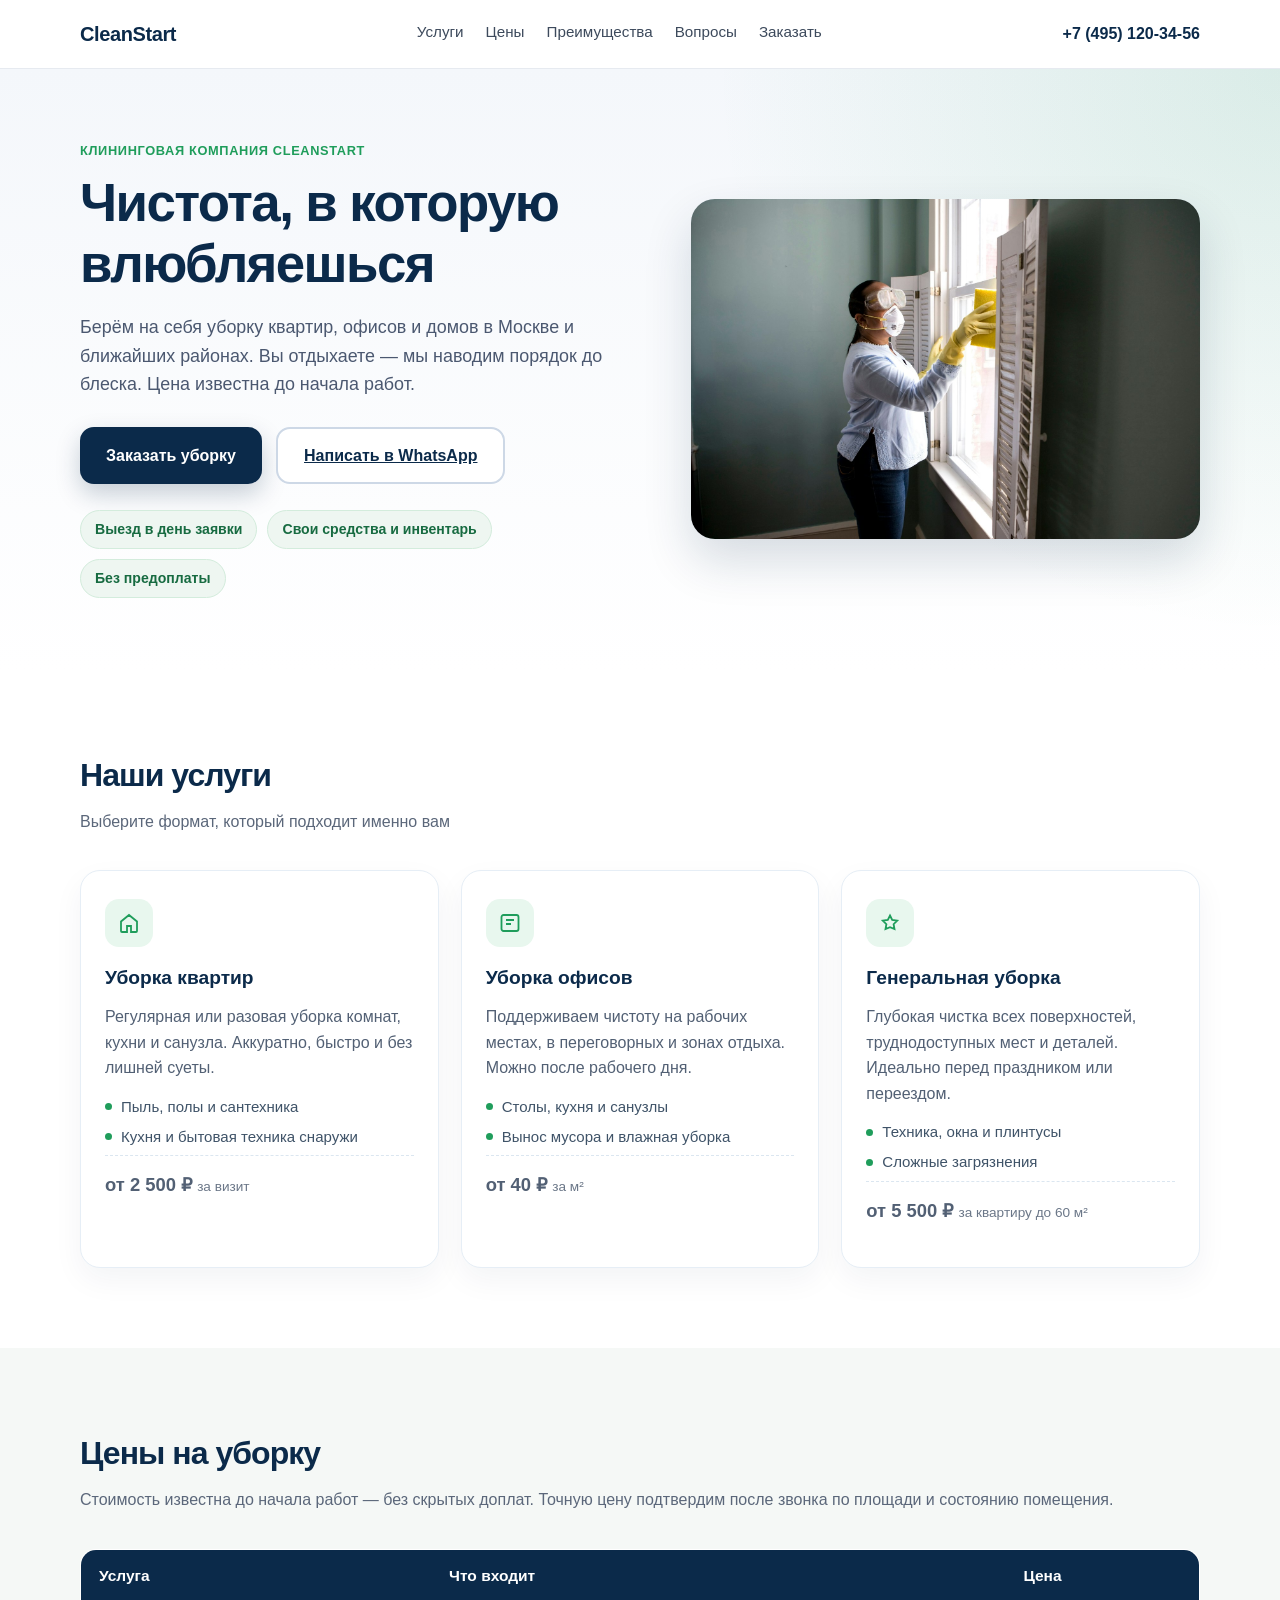
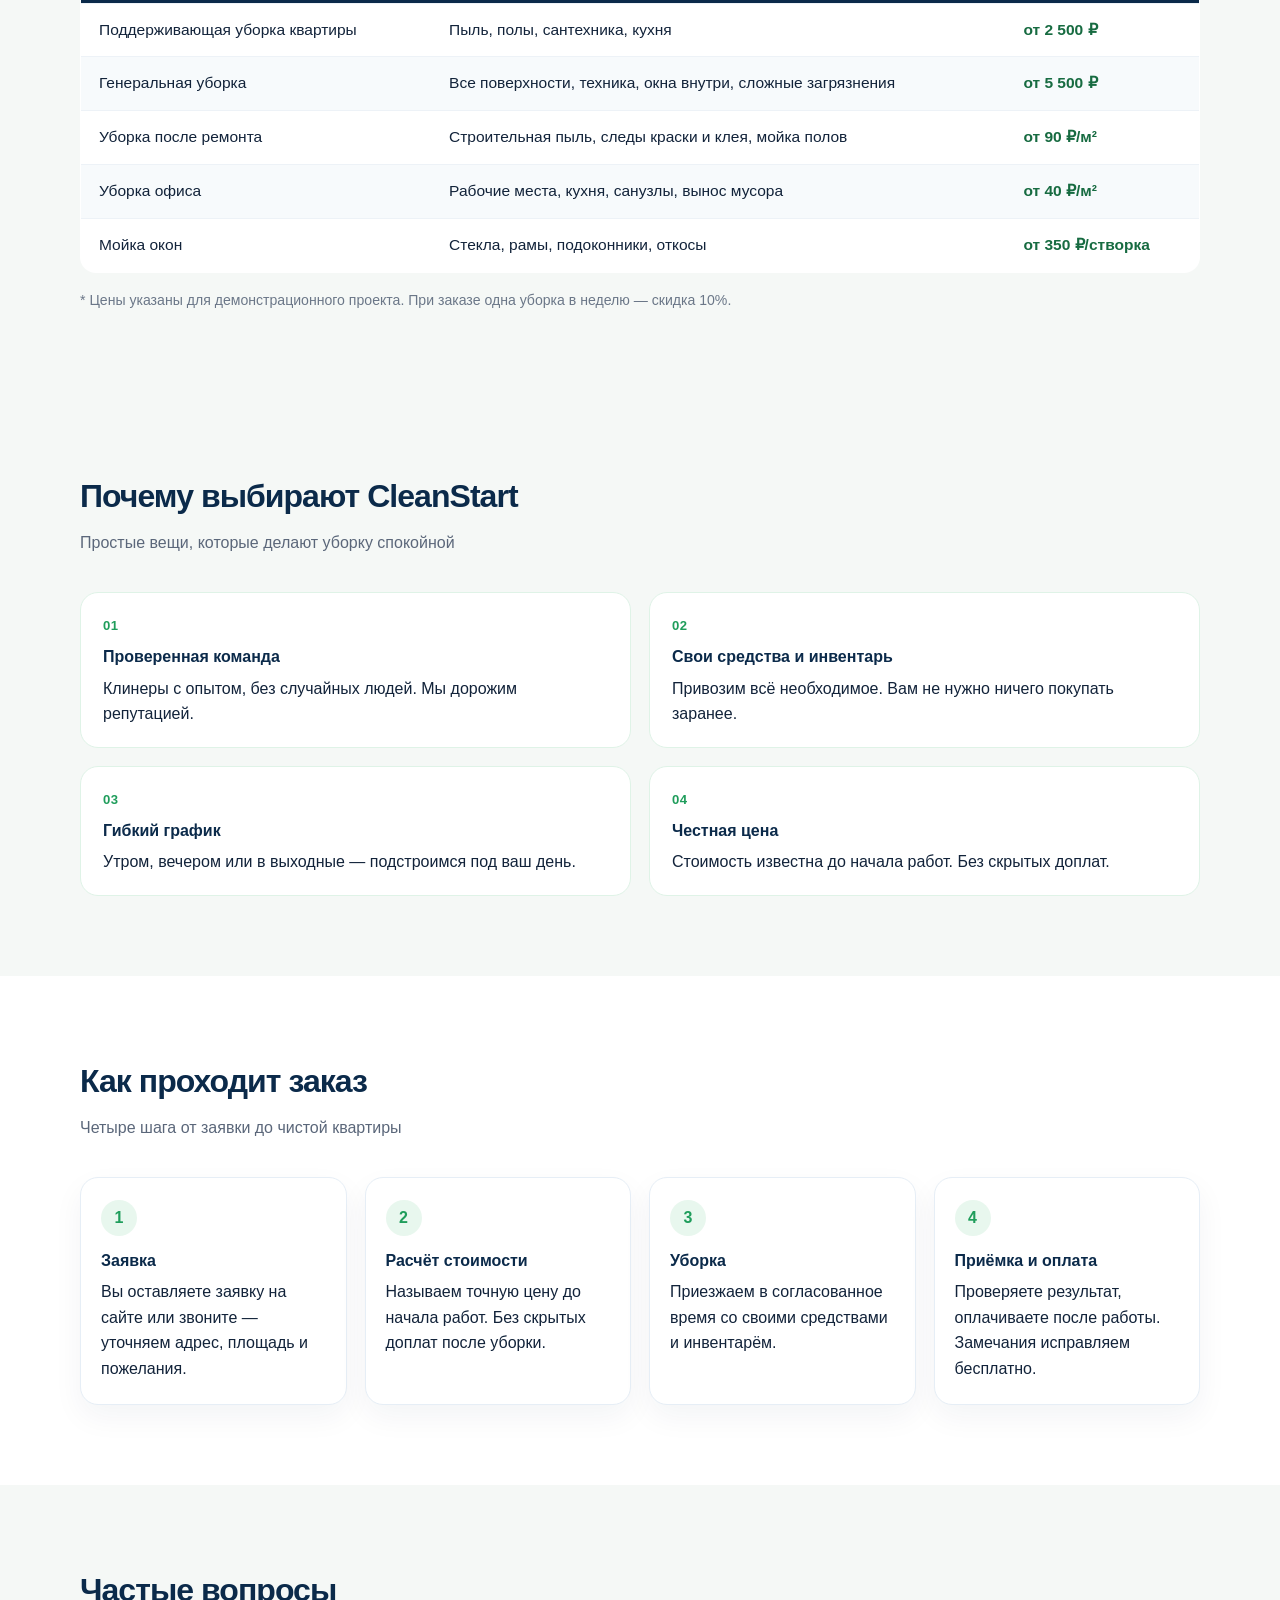
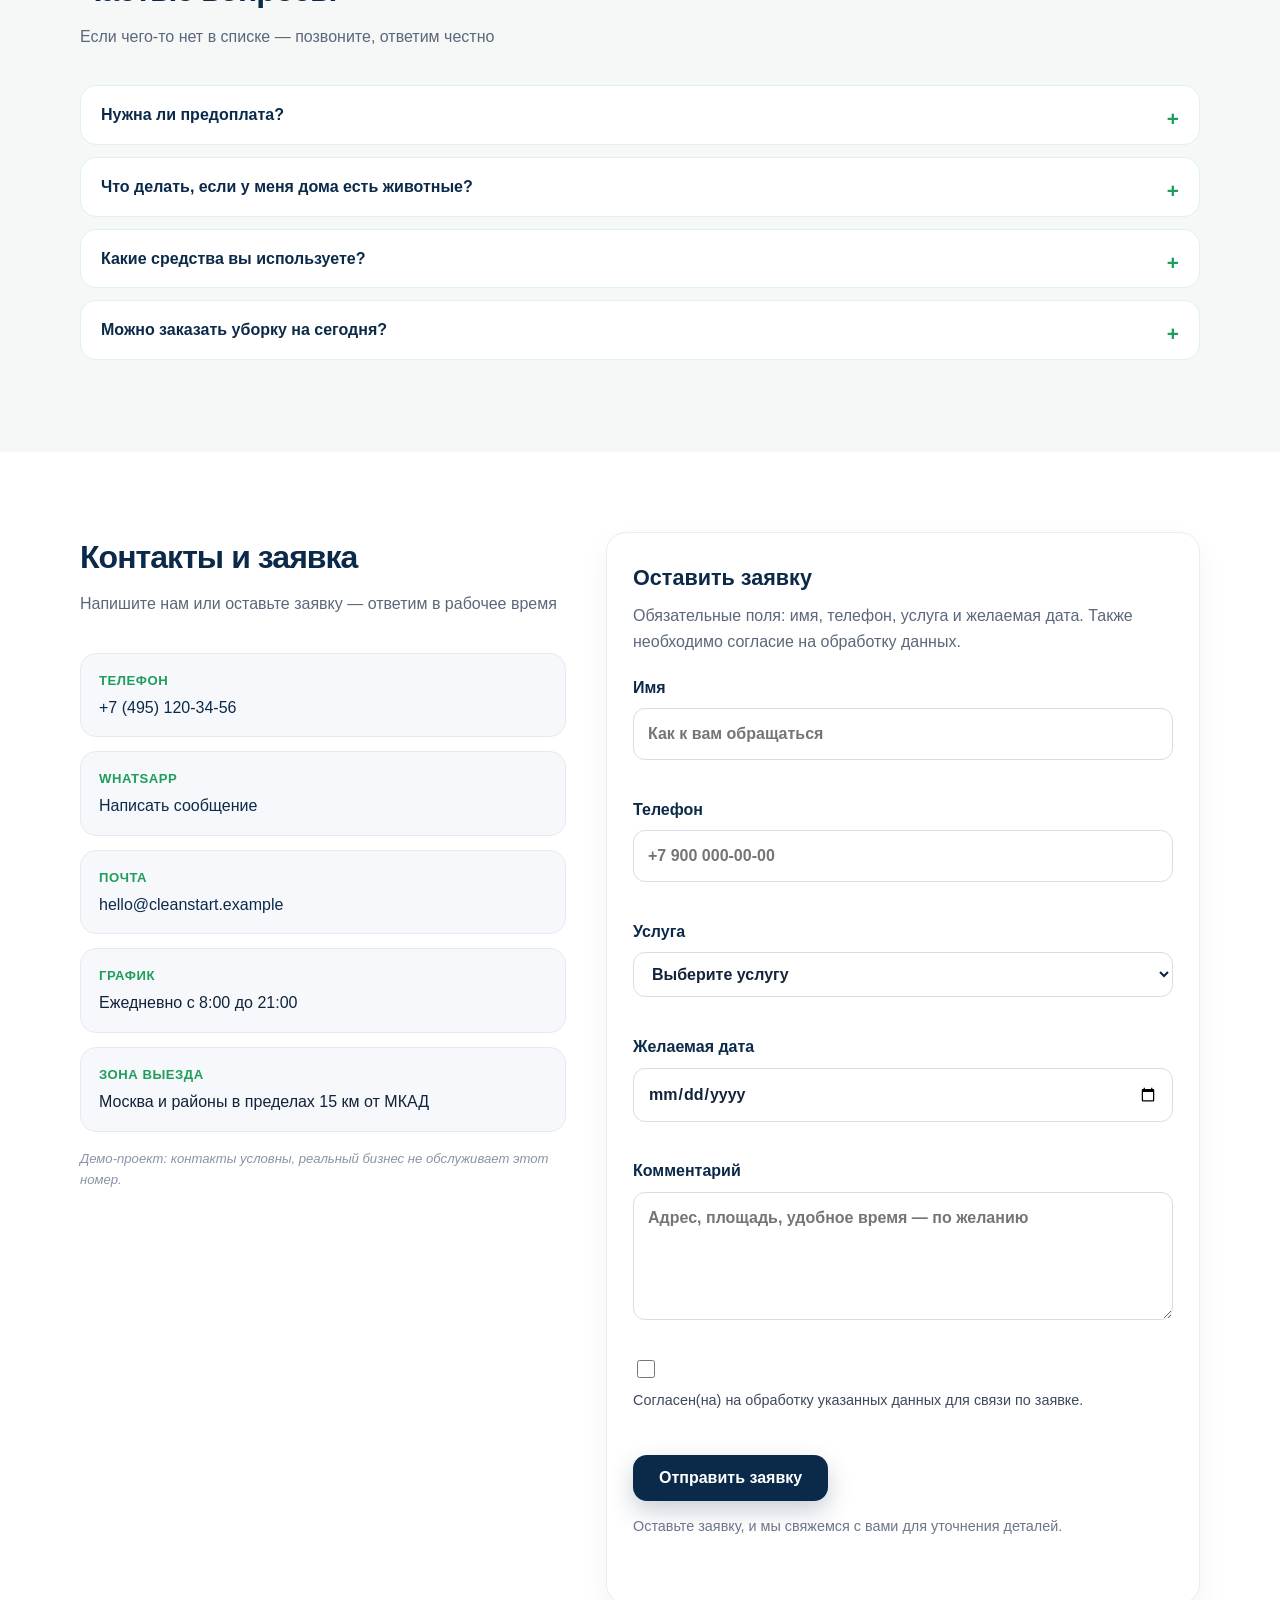
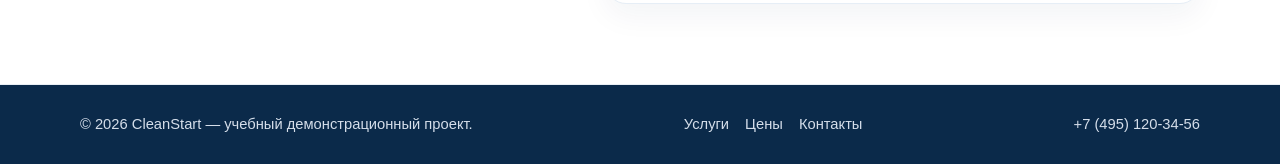
<file: index.html>
<!DOCTYPE html>
<html lang="ru">
<head>
  <meta charset="UTF-8">
  <meta name="viewport" content="width=device-width, initial-scale=1.0">
  <title>CleanStart — уборка квартир и офисов в Москве | Цены от 2500 ₽</title>
  <meta name="description" content="Клининговая компания CleanStart: регулярная и генеральная уборка квартир, офисов и домов в Москве и ближайших районах. Цена известна заранее, свои средства, гибкий график. Заявка на сайте или по телефону.">
  <meta name="robots" content="index, follow">
  <link rel="canonical" href="https://cleanstartdemo.netlify.app/">
  <link rel="icon" href="favicon.svg" type="image/svg+xml">
  <meta property="og:type" content="website">
  <meta property="og:site_name" content="CleanStart">
  <meta property="og:title" content="CleanStart — уборка квартир и офисов в Москве">
  <meta property="og:description" content="Регулярная и генеральная уборка. Цена известна до начала работ, без скрытых доплат. Заявка online.">
  <meta property="og:url" content="https://cleanstartdemo.netlify.app/">
  <meta property="og:image" content="https://cleanstartdemo.netlify.app/og-cover.svg">
  <meta name="twitter:card" content="summary_large_image">
  <meta name="theme-color" content="#0b2a4a">
  <link rel="preload" as="image" href="images/hero-cleaning.jpg">
  <link rel="stylesheet" href="style.css">
  <script type="application/ld+json">
  {
    "@context": "https://schema.org",
    "@type": "LocalBusiness",
    "name": "CleanStart (учебный демонстрационный проект)",
    "description": "Демо-сайт клининговой компании: уборка квартир, офисов и домов.",
    "image": "images/hero-cleaning.jpg",
    "url": "https://cleanstartdemo.netlify.app/",
    "address": {
      "@type": "PostalAddress",
      "addressLocality": "Москва",
      "addressCountry": "RU"
    },
    "openingHoursSpecification": {
      "@type": "OpeningHoursSpecification",
      "dayOfWeek": ["Monday","Tuesday","Wednesday","Thursday","Friday","Saturday","Sunday"],
      "opens": "08:00",
      "closes": "21:00"
    }
  }
  </script>
</head>
<body>
  <header class="header">
    <div class="container header-inner">
      <a class="logo" href="#top">CleanStart</a>
      <nav class="nav" aria-label="Основное меню">
        <a href="#services">Услуги</a>
        <a href="#pricing">Цены</a>
        <a href="#advantages">Преимущества</a>
        <a href="#faq">Вопросы</a>
        <a href="#order">Заказать</a>
      </nav>
      <a class="header-phone" href="tel:+74951203456">+7 (495) 120-34-56</a>
    </div>
  </header>

  <main id="top">
    <section class="hero">
      <div class="container hero-grid">
        <div class="hero-inner">
          <p class="hero-eyebrow">Клининговая компания CleanStart</p>
          <h1>Чистота, в которую влюбляешься</h1>
          <p class="hero-text">
            Берём на себя уборку квартир, офисов и домов в Москве и ближайших районах.
            Вы отдыхаете — мы наводим порядок до блеска. Цена известна до начала работ.
          </p>
          <div class="hero-actions">
            <button class="btn btn-primary" type="button" id="order-btn">
              Заказать уборку
            </button>
            <a class="btn btn-secondary" href="https://wa.me/79001234567?text=Здравствуйте!%20Хочу%20заказать%20уборку" rel="noopener" target="_blank">
              Написать в WhatsApp
            </a>
          </div>
          <ul class="hero-badges">
            <li>Выезд в день заявки</li>
            <li>Свои средства и инвентарь</li>
            <li>Без предоплаты</li>
          </ul>
        </div>
        <figure class="hero-photo">
          <img
            src="images/hero-cleaning.jpg"
            alt="Специалист по уборке протирает стеклянную поверхность"
            width="800"
            height="600"
          >
        </figure>
      </div>
    </section>

    <section class="section" id="services">
      <div class="container">
        <h2>Наши услуги</h2>
        <p class="section-lead">Выберите формат, который подходит именно вам</p>
        <div class="cards">
          <article class="card">
            <div class="card-icon" aria-hidden="true">
              <svg viewBox="0 0 24 24" fill="none" stroke="currentColor" stroke-width="1.8">
                <path d="M4 10.5 12 4l8 6.5V20a1 1 0 0 1-1 1h-5v-6H10v6H5a1 1 0 0 1-1-1v-9.5Z"/>
              </svg>
            </div>
            <h3>Уборка квартир</h3>
            <p>Регулярная или разовая уборка комнат, кухни и санузла. Аккуратно, быстро и без лишней суеты.</p>
            <ul class="card-list">
              <li>Пыль, полы и сантехника</li>
              <li>Кухня и бытовая техника снаружи</li>
            </ul>
            <p class="card-price">от 2 500 ₽ <span>за визит</span></p>
          </article>
          <article class="card">
            <div class="card-icon" aria-hidden="true">
              <svg viewBox="0 0 24 24" fill="none" stroke="currentColor" stroke-width="1.8">
                <rect x="3.5" y="4" width="17" height="16" rx="2"/>
                <path d="M8 9h8M8 13h5"/>
              </svg>
            </div>
            <h3>Уборка офисов</h3>
            <p>Поддерживаем чистоту на рабочих местах, в переговорных и зонах отдыха. Можно после рабочего дня.</p>
            <ul class="card-list">
              <li>Столы, кухня и санузлы</li>
              <li>Вынос мусора и влажная уборка</li>
            </ul>
            <p class="card-price">от 40 ₽ <span>за м²</span></p>
          </article>
          <article class="card">
            <div class="card-icon" aria-hidden="true">
              <svg viewBox="0 0 24 24" fill="none" stroke="currentColor" stroke-width="1.8">
                <path d="M12 4.5 14.2 9l5 .7-3.6 3.5.9 4.9L12 16.2 7.5 18.1l.9-4.9L4.8 9.7l5-.7L12 4.5Z"/>
              </svg>
            </div>
            <h3>Генеральная уборка</h3>
            <p>Глубокая чистка всех поверхностей, труднодоступных мест и деталей. Идеально перед праздником или переездом.</p>
            <ul class="card-list">
              <li>Техника, окна и плинтусы</li>
              <li>Сложные загрязнения</li>
            </ul>
            <p class="card-price">от 5 500 ₽ <span>за квартиру до 60 м²</span></p>
          </article>
        </div>
      </div>
    </section>

    <section class="section section-alt" id="pricing">
      <div class="container">
        <h2>Цены на уборку</h2>
        <p class="section-lead">Стоимость известна до начала работ — без скрытых доплат. Точную цену подтвердим после звонка по площади и состоянию помещения.</p>
        <div class="table-wrap">
          <table class="price-table">
            <caption class="visually-hidden">Прайс-лист клининговых услуг CleanStart</caption>
            <thead>
              <tr>
                <th scope="col">Услуга</th>
                <th scope="col">Что входит</th>
                <th scope="col">Цена</th>
              </tr>
            </thead>
            <tbody>
              <tr>
                <td>Поддерживающая уборка квартиры</td>
                <td>Пыль, полы, сантехника, кухня</td>
                <td>от 2 500 ₽</td>
              </tr>
              <tr>
                <td>Генеральная уборка</td>
                <td>Все поверхности, техника, окна внутри, сложные загрязнения</td>
                <td>от 5 500 ₽</td>
              </tr>
              <tr>
                <td>Уборка после ремонта</td>
                <td>Строительная пыль, следы краски и клея, мойка полов</td>
                <td>от 90 ₽/м²</td>
              </tr>
              <tr>
                <td>Уборка офиса</td>
                <td>Рабочие места, кухня, санузлы, вынос мусора</td>
                <td>от 40 ₽/м²</td>
              </tr>
              <tr>
                <td>Мойка окон</td>
                <td>Стекла, рамы, подоконники, откосы</td>
                <td>от 350 ₽/створка</td>
              </tr>
            </tbody>
          </table>
        </div>
        <p class="pricing-note">* Цены указаны для демонстрационного проекта. При заказе одна уборка в неделю — скидка 10%.</p>
      </div>
    </section>

    <section class="section section-alt" id="advantages">
      <div class="container">
        <h2>Почему выбирают CleanStart</h2>
        <p class="section-lead">Простые вещи, которые делают уборку спокойной</p>
        <ul class="advantages">
          <li>
            <span class="advantage-num">01</span>
            <strong>Проверенная команда</strong>
            Клинеры с опытом, без случайных людей. Мы дорожим репутацией.
          </li>
          <li>
            <span class="advantage-num">02</span>
            <strong>Свои средства и инвентарь</strong>
            Привозим всё необходимое. Вам не нужно ничего покупать заранее.
          </li>
          <li>
            <span class="advantage-num">03</span>
            <strong>Гибкий график</strong>
            Утром, вечером или в выходные — подстроимся под ваш день.
          </li>
          <li>
            <span class="advantage-num">04</span>
            <strong>Честная цена</strong>
            Стоимость известна до начала работ. Без скрытых доплат.
          </li>
        </ul>
      </div>
    </section>

    <section class="section" id="how">
      <div class="container">
        <h2>Как проходит заказ</h2>
        <p class="section-lead">Четыре шага от заявки до чистой квартиры</p>
        <ol class="steps">
          <li>
            <span class="step-num">1</span>
            <strong>Заявка</strong>
            Вы оставляете заявку на сайте или звоните — уточняем адрес, площадь и пожелания.
          </li>
          <li>
            <span class="step-num">2</span>
            <strong>Расчёт стоимости</strong>
            Называем точную цену до начала работ. Без скрытых доплат после уборки.
          </li>
          <li>
            <span class="step-num">3</span>
            <strong>Уборка</strong>
            Приезжаем в согласованное время со своими средствами и инвентарём.
          </li>
          <li>
            <span class="step-num">4</span>
            <strong>Приёмка и оплата</strong>
            Проверяете результат, оплачиваете после работы. Замечания исправляем бесплатно.
          </li>
        </ol>
      </div>
    </section>

    <section class="section section-alt" id="faq">
      <div class="container">
        <h2>Частые вопросы</h2>
        <p class="section-lead">Если чего-то нет в списке — позвоните, ответим честно</p>
        <details class="faq-item">
          <summary>Нужна ли предоплата?</summary>
          <p>Нет. Оплата производится после уборки, когда вы приняли результат.</p>
        </details>
        <details class="faq-item">
          <summary>Что делать, если у меня дома есть животные?</summary>
          <p>Предупредите об этом при оформлении заявки — укажем в комментарии. Мы аккуратно работаем с лотками, мисками и шерстью, но не отвечаем за поведение животных.</p>
        </details>
        <details class="faq-item">
          <summary>Какие средства вы используете?</summary>
          <p>Привозим профессиональную химию и инвентарь. Если нужны гипоаллергенные или детские безопасные составы — скажите заранее, подберём.</p>
        </details>
        <details class="faq-item">
          <summary>Можно заказать уборку на сегодня?</summary>
          <p>Часто да: при заявке до 15:00 стараемся поставить клинера в тот же день. Точное подтверждение получите по телефону.</p>
        </details>
      </div>
    </section>

    <section class="section" id="order">
      <div class="container contact-layout">
        <div class="contact-info">
          <h2>Контакты и заявка</h2>
          <p class="section-lead">Напишите нам или оставьте заявку — ответим в рабочее время</p>
          <ul class="contact-list">
            <li>
              <strong>Телефон</strong>
              <a href="tel:+74951203456">+7 (495) 120-34-56</a>
            </li>
            <li>
              <strong>WhatsApp</strong>
              <a href="https://wa.me/79001234567" rel="noopener" target="_blank">Написать сообщение</a>
            </li>
            <li>
              <strong>Почта</strong>
              <a href="mailto:hello@cleanstart.example">hello@cleanstart.example</a>
            </li>
            <li>
              <strong>График</strong>
              <span>Ежедневно с 8:00 до 21:00</span>
            </li>
            <li>
              <strong>Зона выезда</strong>
              <span>Москва и районы в пределах 15 км от МКАД</span>
            </li>
          </ul>
          <p class="demo-label">Демо-проект: контакты условны, реальный бизнес не обслуживает этот номер.</p>
        </div>

        <div class="form-wrap">
          <h3 class="form-title">Оставить заявку</h3>
          <p class="form-intro">Обязательные поля: имя, телефон, услуга и желаемая дата. Также необходимо согласие на обработку данных.</p>

          <form class="order-form" id="order-form" method="POST" novalidate>
            <label>
              Имя
              <input type="text" name="name" id="name" placeholder="Как к вам обращаться" autocomplete="name" maxlength="100" required>
              <span class="field-error" id="name-error"></span>
            </label>
            <label>
              Телефон
              <input type="tel" name="phone" id="phone" placeholder="+7 900 000-00-00" autocomplete="tel" inputmode="tel" maxlength="20" required>
              <span class="field-error" id="phone-error"></span>
            </label>
            <label>
              Услуга
              <select name="service" id="service" required>
                <option value="">Выберите услугу</option>
                <option value="apartment">Уборка квартир</option>
                <option value="office">Уборка офисов</option>
                <option value="general">Генеральная уборка</option>
              </select>
              <span class="field-error" id="service-error"></span>
            </label>
            <label>
              Желаемая дата
              <input type="date" name="date" id="date" min="" required>
              <span class="field-error" id="date-error"></span>
            </label>
            <label>
              Комментарий
              <textarea name="comment" id="comment" rows="4" maxlength="600" placeholder="Адрес, площадь, удобное время — по желанию"></textarea>
              <span class="field-error" id="comment-error"></span>
            </label>
            <label class="consent">
              <input type="checkbox" name="consent" id="consent" required>
              <span>Согласен(на) на обработку указанных данных для связи по заявке.</span>
              <span class="field-error" id="consent-error"></span>
            </label>
            <button class="btn btn-primary" type="submit">Отправить заявку</button>
            <p class="form-note" id="form-note">Оставьте заявку, и мы свяжемся с вами для уточнения деталей.</p>
            <p class="form-message" id="form-message" role="status" aria-live="polite"></p>
          </form>
        </div>
      </div>
    </section>
  </main>

  <div class="success-toast" id="success-toast" role="status" aria-live="polite" aria-atomic="true" hidden>
    Заявка отправлена. Скоро с вами свяжутся.
  </div>

  <footer class="footer">
    <div class="container footer-inner">
      <p>© 2026 CleanStart — учебный демонстрационный проект.</p>
      <nav class="footer-nav" aria-label="Меню в подвале">
        <a href="#services">Услуги</a>
        <a href="#pricing">Цены</a>
        <a href="#order">Контакты</a>
      </nav>
      <p><a href="tel:+74951203456">+7 (495) 120-34-56</a></p>
    </div>
  </footer>

  <script src="script.js"></script>
</body>
</html>
</file>
<file: style.css>
*,
*::before,
*::after {
  box-sizing: border-box;
}

html {
  scroll-behavior: smooth;
  scroll-padding-top: 80px;
}

body {
  margin: 0;
  font-family: "Segoe UI", Tahoma, Geneva, Verdana, sans-serif;
  color: #12233a;
  background: #ffffff;
  line-height: 1.6;
  overflow-x: hidden;
}

h1,
h2,
h3,
p,
label,
li {
  overflow-wrap: break-word;
}

.container {
  width: min(1120px, calc(100% - 40px));
  margin: 0 auto;
}

.header {
  position: sticky;
  top: 0;
  z-index: 10;
  background: rgba(255, 255, 255, 0.94);
  backdrop-filter: blur(10px);
  border-bottom: 1px solid #e6eaf0;
}

.header-inner {
  display: flex;
  align-items: center;
  justify-content: space-between;
  min-height: 68px;
}

.logo {
  font-weight: 700;
  font-size: 1.25rem;
  color: #0b2a4a;
  text-decoration: none;
  letter-spacing: -0.02em;
  transition: color 0.15s ease;
}

.logo:hover,
.logo:focus-visible {
  color: #1f9d5b;
}

.nav {
  display: flex;
  gap: 22px;
}

.nav a {
  color: #3d4a5c;
  text-decoration: none;
  font-size: 0.95rem;
  padding-bottom: 2px;
  border-bottom: 2px solid transparent;
  transition: color 0.15s ease, border-color 0.15s ease;
}

.nav a:hover,
.nav a:focus-visible {
  color: #0b2a4a;
  border-bottom-color: #1f9d5b;
}

.hero {
  background:
    radial-gradient(circle at top right, rgba(31, 157, 91, 0.12), transparent 40%),
    linear-gradient(180deg, #f4f7fb 0%, #ffffff 100%);
  padding: 72px 0;
}

.hero-grid {
  display: grid;
  grid-template-columns: 1.05fr 0.95fr;
  gap: 48px;
  align-items: center;
}

.hero-inner {
  max-width: 560px;
}

.hero-eyebrow {
  margin: 0 0 12px;
  color: #1f9d5b;
  font-weight: 700;
  letter-spacing: 0.05em;
  text-transform: uppercase;
  font-size: 0.8rem;
}

h1 {
  margin: 0 0 18px;
  font-size: clamp(2rem, 5vw, 3.3rem);
  line-height: 1.15;
  letter-spacing: -0.03em;
  color: #0b2a4a;
}

.hero-text {
  margin: 0 0 28px;
  font-size: 1.12rem;
  color: #4b5870;
  max-width: 540px;
}

.hero-photo {
  margin: 0;
  border-radius: 24px;
  overflow: hidden;
  box-shadow: 0 22px 48px rgba(11, 42, 74, 0.16);
  background: #dce7f2;
}

.hero-photo img {
  display: block;
  width: 100%;
  height: 100%;
  max-height: 460px;
  object-fit: cover;
}

.btn {
  display: inline-flex;
  align-items: center;
  justify-content: center;
  border: none;
  border-radius: 14px;
  padding: 14px 26px;
  font-size: 1rem;
  font-weight: 600;
  cursor: pointer;
  max-width: 100%;
  transition: transform 0.15s ease, box-shadow 0.15s ease, filter 0.15s ease, background 0.15s ease;
}

.btn-primary {
  background: #0b2a4a;
  color: #ffffff;
  box-shadow: 0 10px 24px rgba(11, 42, 74, 0.22);
}

.btn-primary:hover,
.btn-primary:focus-visible {
  transform: translateY(-1px);
  background: #1f9d5b;
  box-shadow: 0 14px 28px rgba(31, 157, 91, 0.28);
}

.btn-primary:active {
  transform: translateY(0);
  filter: brightness(0.96);
}

.btn-secondary {
  background: #ffffff;
  color: #0b2a4a;
  border: 2px solid #cdd8e6;
}

.btn-secondary:hover,
.btn-secondary:focus-visible {
  border-color: #1f9d5b;
  color: #1f9d5b;
  transform: translateY(-1px);
}

.hero-actions {
  display: flex;
  flex-wrap: wrap;
  gap: 14px;
  margin-bottom: 26px;
}

.hero-badges {
  display: flex;
  flex-wrap: wrap;
  gap: 10px;
  list-style: none;
  margin: 0;
  padding: 0;
}

.hero-badges li {
  background: #eef6f1;
  border: 1px solid #d3ecdc;
  color: #176b41;
  border-radius: 999px;
  padding: 7px 14px;
  font-size: 0.88rem;
  font-weight: 600;
}

.visually-hidden {
  position: absolute;
  width: 1px;
  height: 1px;
  margin: -1px;
  padding: 0;
  overflow: hidden;
  clip: rect(0 0 0 0);
  white-space: nowrap;
  border: 0;
}

.btn:disabled {
  cursor: wait;
  opacity: 0.75;
  transform: none;
}

.section {
  padding: 80px 0;
}

.section-alt {
  background: #f5f8f6;
}

h2 {
  margin: 0 0 8px;
  font-size: clamp(1.5rem, 5vw, 2rem);
  letter-spacing: -0.03em;
  color: #0b2a4a;
}

.section-lead {
  margin: 0 0 36px;
  color: #5b677a;
}

.cards {
  display: grid;
  grid-template-columns: repeat(3, 1fr);
  gap: 22px;
}

.card {
  background: #ffffff;
  border: 1px solid #e6eef6;
  border-radius: 20px;
  padding: 28px 24px;
  box-shadow: 0 12px 30px rgba(11, 42, 74, 0.05);
  transition: transform 0.2s ease, box-shadow 0.2s ease, border-color 0.2s ease;
}

.card:hover {
  transform: translateY(-4px);
  border-color: #c9ebd8;
  box-shadow: 0 18px 36px rgba(11, 42, 74, 0.1);
}

.card-icon {
  width: 48px;
  height: 48px;
  border-radius: 14px;
  display: grid;
  place-items: center;
  margin-bottom: 16px;
  background: #e8f7ee;
  color: #1f9d5b;
}

.card-icon svg {
  width: 24px;
  height: 24px;
}

.card h3 {
  margin: 0 0 10px;
  font-size: 1.2rem;
  color: #0b2a4a;
}

.card p {
  margin: 0 0 14px;
  color: #526074;
}

.card-list {
  margin: 0;
  padding: 0;
  list-style: none;
  color: #3f5368;
  font-size: 0.94rem;
}

.card-list li {
  padding-left: 16px;
  position: relative;
  margin-bottom: 6px;
}

.card-list li::before {
  content: "";
  width: 7px;
  height: 7px;
  border-radius: 50%;
  background: #1f9d5b;
  position: absolute;
  left: 0;
  top: 0.55em;
}

.card-price {
  margin: 14px 0 0;
  padding-top: 14px;
  border-top: 1px dashed #dbe6f0;
  font-size: 1.15rem;
  font-weight: 700;
  color: #0b2a4a;
}

.card-price span {
  font-size: 0.85rem;
  font-weight: 500;
  color: #6b7788;
}

.table-wrap {
  overflow-x: auto;
  -webkit-overflow-scrolling: touch;
}

.price-table {
  width: 100%;
  min-width: 560px;
  border-collapse: collapse;
  background: #ffffff;
  border: 1px solid #e6eef6;
  border-radius: 16px;
  overflow: hidden;
}

.price-table th,
.price-table td {
  text-align: left;
  padding: 14px 18px;
  border-bottom: 1px solid #edf2f7;
  font-size: 0.97rem;
}

.price-table thead th {
  background: #0b2a4a;
  color: #ffffff;
  font-weight: 600;
}

.price-table tbody tr:nth-child(even) {
  background: #f7fafc;
}

.price-table td:last-child {
  font-weight: 700;
  color: #176b41;
  white-space: nowrap;
}

.pricing-note {
  margin: 16px 0 0;
  font-size: 0.88rem;
  color: #6b7788;
}

.steps {
  list-style: none;
  margin: 0;
  padding: 0;
  display: grid;
  grid-template-columns: repeat(4, 1fr);
  gap: 18px;
  counter-reset: step;
}

.steps li {
  background: #ffffff;
  border: 1px solid #e6eef6;
  border-radius: 18px;
  padding: 22px 20px;
  box-shadow: 0 12px 30px rgba(11, 42, 74, 0.05);
}

.step-num {
  display: grid;
  place-items: center;
  width: 36px;
  height: 36px;
  border-radius: 50%;
  background: #e8f7ee;
  color: #1f9d5b;
  font-weight: 700;
  margin-bottom: 12px;
}

.steps strong {
  display: block;
  margin-bottom: 6px;
  color: #0b2a4a;
}

.faq-item {
  background: #ffffff;
  border: 1px solid #dff3e7;
  border-radius: 16px;
  padding: 16px 20px;
  margin-bottom: 12px;
}

.faq-item summary {
  cursor: pointer;
  font-weight: 600;
  color: #0b2a4a;
  list-style: none;
  position: relative;
  padding-right: 28px;
}

.faq-item summary::-webkit-details-marker {
  display: none;
}

.faq-item summary::after {
  content: "+";
  position: absolute;
  right: 0;
  top: 0;
  font-size: 1.3rem;
  color: #1f9d5b;
  transition: transform 0.2s ease;
}

.faq-item[open] summary::after {
  transform: rotate(45deg);
}

.faq-item p {
  margin: 12px 0 0;
  color: #526074;
}

.contact-list a {
  color: #0b2a4a;
  text-decoration: none;
  border-bottom: 1px solid transparent;
  transition: color 0.15s ease, border-color 0.15s ease;
}

.contact-list a:hover,
.contact-list a:focus-visible {
  color: #1f9d5b;
  border-bottom-color: #1f9d5b;
}

.demo-label {
  margin: 16px 0 0;
  font-size: 0.82rem;
  color: #8a94a6;
  font-style: italic;
}

.consent {
  display: flex;
  align-items: flex-start;
  gap: 10px;
  font-weight: 500 !important;
  color: #3d4a5c !important;
  font-size: 0.9rem;
}

.consent input[type="checkbox"] {
  width: 18px;
  height: 18px;
  margin-top: 3px;
  flex-shrink: 0;
  accent-color: #1f9d5b;
}

.header-phone {
  font-weight: 700;
  color: #0b2a4a;
  text-decoration: none;
  white-space: nowrap;
  transition: color 0.15s ease;
}

.header-phone:hover,
.header-phone:focus-visible {
  color: #1f9d5b;
}

.footer-nav {
  display: flex;
  gap: 16px;
}

.footer a {
  color: #d5deea;
  text-decoration: none;
  transition: color 0.15s ease;
}

.footer a:hover,
.footer a:focus-visible {
  color: #7fd6a8;
}

.advantages {
  list-style: none;
  margin: 0;
  padding: 0;
  display: grid;
  grid-template-columns: repeat(2, 1fr);
  gap: 18px;
}

.advantages li {
  background: #ffffff;
  border-radius: 18px;
  padding: 22px 22px 20px;
  border: 1px solid #dff3e7;
  transition: transform 0.2s ease, box-shadow 0.2s ease;
}

.advantages li:hover {
  transform: translateY(-3px);
  box-shadow: 0 12px 24px rgba(11, 42, 74, 0.07);
}

.advantage-num {
  display: block;
  margin-bottom: 8px;
  color: #1f9d5b;
  font-weight: 700;
  letter-spacing: 0.04em;
  font-size: 0.82rem;
}

.advantages strong {
  display: block;
  margin-bottom: 6px;
  color: #0b2a4a;
}

.contact-layout {
  display: grid;
  grid-template-columns: 0.9fr 1.1fr;
  gap: 40px;
  align-items: start;
}

.contact-list {
  list-style: none;
  margin: 0;
  padding: 0;
  display: grid;
  gap: 14px;
}

.contact-list li {
  background: #f6f8fb;
  border-radius: 16px;
  padding: 16px 18px;
  border: 1px solid #e6eaf0;
}

.contact-list strong {
  display: block;
  color: #1f9d5b;
  font-size: 0.82rem;
  letter-spacing: 0.04em;
  text-transform: uppercase;
  margin-bottom: 4px;
}

.form-wrap {
  background: #ffffff;
  border: 1px solid #e6eef6;
  border-radius: 20px;
  padding: 28px 26px;
  box-shadow: 0 12px 30px rgba(11, 42, 74, 0.05);
}

.form-title {
  margin: 0 0 8px;
  font-size: 1.35rem;
  color: #0b2a4a;
}

.form-intro {
  margin: 0 0 20px;
  color: #5b677a;
}

.order-form {
  display: grid;
  gap: 14px;
}

.order-form label {
  display: grid;
  gap: 8px;
  font-weight: 600;
  color: #0b2a4a;
}

.order-form input,
.order-form select,
.order-form textarea {
  width: 100%;
  max-width: 100%;
  border: 1px solid #d3deea;
  border-radius: 12px;
  padding: 12px 14px;
  font: inherit;
  background: #ffffff;
  color: #12233a;
  resize: vertical;
}

.order-form input.invalid,
.order-form select.invalid,
.order-form textarea.invalid {
  border-color: #c62828;
  background: #fff7f7;
}

.order-form input:focus,
.order-form select:focus,
.order-form textarea:focus {
  outline: 2px solid #1f9d5b;
  outline-offset: 1px;
  border-color: #1f9d5b;
}

.field-error {
  min-height: 1.1em;
  font-size: 0.85rem;
  font-weight: 500;
  color: #c62828;
}

.order-form .btn {
  width: fit-content;
  margin-top: 6px;
}

.form-note {
  margin: 0;
  font-size: 0.9rem;
  color: #6b7788;
  font-weight: 400;
}

.form-message {
  margin: 0;
  min-height: 1.4em;
  font-weight: 600;
}

.form-message.info {
  color: #0b2a4a;
}

.form-message.error {
  color: #c62828;
}

.success-toast {
  position: fixed;
  right: 24px;
  bottom: 24px;
  z-index: 20;
  max-width: min(420px, calc(100% - 32px));
  padding: 18px 22px;
  border: 2px solid #ffffff;
  border-radius: 12px;
  background: #1f9d5b;
  color: #ffffff;
  font-size: 1.05rem;
  font-weight: 700;
  box-shadow: 0 12px 32px rgba(11, 42, 74, 0.28);
  opacity: 0;
  transform: translateY(12px);
  transition: opacity 0.2s ease, transform 0.2s ease;
}

.success-toast.is-visible {
  opacity: 1;
  transform: translateY(0);
}

.success-toast[hidden] {
  display: none;
}

.footer {
  padding: 28px 0;
  border-top: 1px solid #e8eef4;
  color: #6b7788;
  font-size: 0.92rem;
  background: #0b2a4a;
}

.footer-inner {
  display: flex;
  justify-content: space-between;
  gap: 16px;
  flex-wrap: wrap;
}

.footer p {
  margin: 0;
  color: #d5deea;
}

@media (max-width: 900px) {
  .hero-grid,
  .contact-layout {
    grid-template-columns: 1fr;
    gap: 28px;
  }

  .steps {
    grid-template-columns: repeat(2, 1fr);
  }

  .hero-photo img {
    max-height: 320px;
  }
}

@media (max-width: 800px) {
  html {
    scroll-padding-top: 150px;
  }

  .cards,
  .advantages {
    grid-template-columns: 1fr;
  }

  .header-inner {
    flex-wrap: wrap;
    gap: 10px 16px;
    padding: 14px 0;
  }

  .logo {
    margin-right: auto;
  }

  .nav {
    order: 3;
    width: 100%;
  }

  .hero-actions .btn {
    flex: 1 1 auto;
  }

  .hero,
  .section {
    padding: 52px 0;
  }
}

@media (max-width: 520px) {
  .container {
    width: min(1120px, calc(100% - 28px));
  }

  .nav {
    flex-wrap: wrap;
    gap: 12px 16px;
  }

  .steps {
    grid-template-columns: 1fr;
  }

  .hero-actions {
    flex-direction: column;
  }

  .hero-actions .btn {
    width: 100%;
  }

  .form-wrap {
    padding: 22px 16px;
  }

  .order-form .btn {
    width: 100%;
  }

  .success-toast {
    right: 14px;
    bottom: 14px;
  }

  .footer-inner {
    flex-direction: column;
    align-items: flex-start;
  }
}

@media (prefers-reduced-motion: reduce) {
  html {
    scroll-behavior: auto;
  }

  *,
  *::before,
  *::after {
    transition: none !important;
    animation: none !important;
  }
}
</file>
